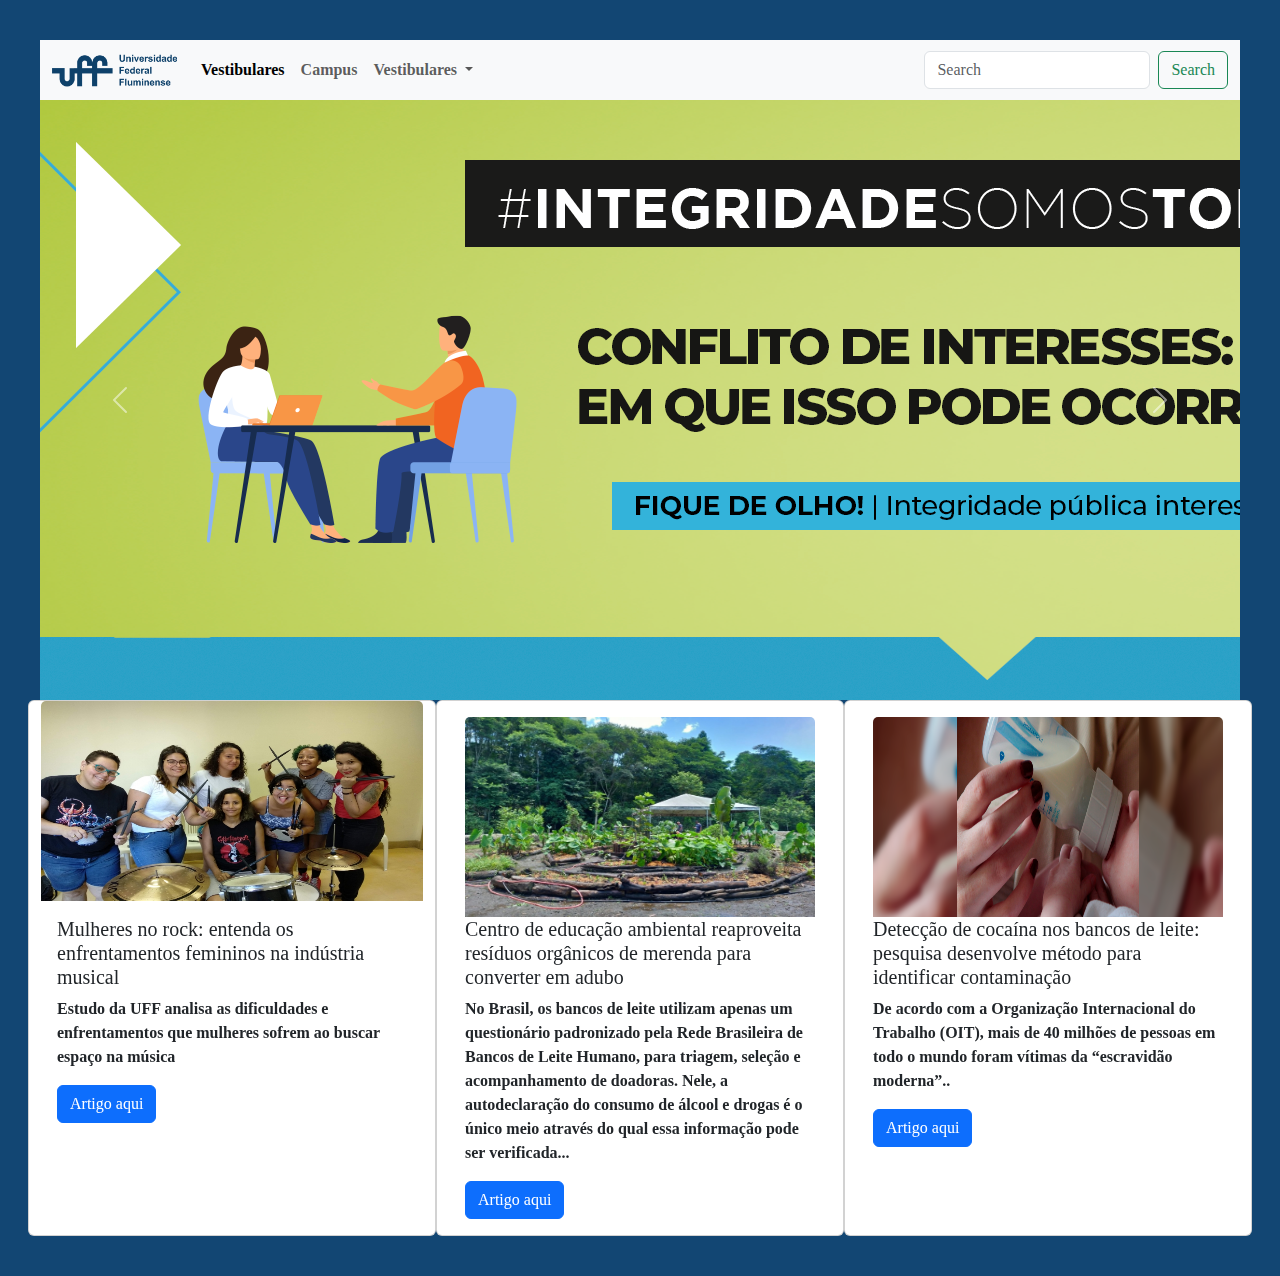
<file: index.html>
<!DOCTYPE html>
<html lang="pt-br">

<head>
    <meta charset="UTF-8">
    <meta http-equiv="X-UA-Compatible" content="IE=edge">
    <meta name="viewport" content="width=device-width, initial-scale=1.0">
    <link rel="stylesheet" href="css/bootstrap.min.css">
    <link rel="stylesheet" href="css/style.css">
    <title>|Universidade Federal Fluminense</title>
</head>

<body>
    <header>
        <nav class="navbar navbar-expand-lg navbar-light bg-light">
            <div class="container-fluid">
                <a class="navbar-brand" href="index.html"><img src="img/logo-uff.png" alt="uff" width="125"></a>
                <button class="navbar-toggler" type="button" data-bs-toggle="collapse"
                    data-bs-target="#navbarSupportedContent" aria-controls="navbarSupportedContent"
                    aria-expanded="false" aria-label="Toggle navigation">
                    <span class="navbar-toggler-icon"></span>
                </button>
                <div class="collapse navbar-collapse" id="navbarSupportedContent">
                    <ul class="navbar-nav me-auto mb-2 mb-lg-0">
                        <li class="nav-item">
                            <a class="nav-link active" aria-current="page"
                                href="pages/vestibulares.html">Vestibulares</a>
                        </li>
                        <li class="nav-item">
                            <a class="nav-link" href="pages/campus.html">Campus</a>
                        </li>
                        <li class="nav-item dropdown">
                            <a class="nav-link dropdown-toggle" href="#" id="navbarDropdown" role="button"
                                data-bs-toggle="dropdown" aria-expanded="false">
                                Vestibulares
                            </a>
                            <ul class="dropdown-menu" aria-labelledby="navbarDropdown">
                                <li><a class="dropdown-item" href="pages/vestibulares.html">Lista de vestibulares</a>
                                </li>
                                <li><a class="dropdown-item" href="pages/inscrições.html">Inscrições</a></li>
                            </ul>
                        </li>
                    </ul>
                    <form class="d-flex">
                        <input class="form-control me-2" type="search" placeholder="Search" aria-label="Search">
                        <button class="btn btn-outline-success" type="submit">Search</button>
                    </form>
                </div>
            </div>
        </nav>
    </header>
    <main>
        <section class="row">
            <div id="carouselExample" class="carousel slide col-sm-12">
                <div class="carousel-inner">
                    <div class="carousel-item active">
                        <img src="img/banner_site_conflito_de_interesses2.png">
                    </div>
                    <div class="carousel-item">
                        <img src="img/banner-site-relatorio-de-gestao.png">
                    </div>
                    <div class="carousel-item">
                        <a
                            href="https://www.uff.br/?q=noticias/05-07-2023/deteccao-de-cocaina-nos-bancos-de-leite-pesquisa-desenvolve-metodo-para"><img
                                src="img/banner_0507.png"></a>
                    </div>
                    <div>
                        <img src="img/banner-site-avaliacao-institucional-2023.png">
                    </div>
                </div>
                <button class="carousel-control-prev" type="button" data-bs-target="#carouselExample"
                    data-bs-slide="prev">
                    <span class="carousel-control-prev-icon" aria-hidden="true"></span>
                    <span class="visually-hidden">Previous</span>
                </button>
                <button class="carousel-control-next" type="button" data-bs-target="#carouselExample"
                    data-bs-slide="next">
                    <span class="carousel-control-next-icon" aria-hidden="true"></span>
                    <span class="visually-hidden">Next</span>
                </button>
            </div>
            </div>
        </section>
        <section class="row">
            <div class="card col">
                <img src="img/mulheres1.jpg" class="card-img-top" width="200" height="200">
                <div class="card-body">
                    <h5 class="card-title">Mulheres no rock: entenda os enfrentamentos femininos na indústria
                        musical
                    </h5>
                    <p class="card-text">Estudo da UFF analisa as dificuldades e enfrentamentos que mulheres sofrem
                        ao
                        buscar espaço na música</p>
                    <a href="https://www.uff.br/?q=noticias/06-07-2023/mulheres-no-rock-entenda-os-enfrentamentos-femininos-na-industria-musical"
                        class="btn btn-primary">Artigo aqui</a>
                </div>
            </div>
            <div class="card col">
                <div class="card-body">
                    <img src="img/cea_v.r.jpg" width="200" height="200" class="card-img-top">
                    <h5 class="card-title">Centro de educação ambiental reaproveita resíduos orgânicos de merenda
                        para
                        converter em adubo</h5>
                    <p class="card-text">No Brasil, os bancos de leite utilizam apenas um questionário padronizado
                        pela
                        Rede Brasileira de Bancos de Leite Humano, para triagem, seleção e acompanhamento de
                        doadoras.
                        Nele, a autodeclaração do consumo de álcool e drogas é o único meio através do qual essa
                        informação pode ser verificada...</p>
                    <a href="https://www.uff.br/?q=noticias/29-06-2023/centro-de-educacao-ambiental-reaproveita-residuos-organicos-de-merenda-para"
                        class="btn btn-primary">Artigo aqui</a>
                </div>
            </div>
            <div class="card col">
                <div class="card-body">
                    <img src="img/banner_0507.png" width="200" height="200" class="card-img-top">
                    <h5 class="card-title">Detecção de cocaína nos bancos de leite: pesquisa desenvolve método para
                        identificar contaminação</h5>
                    <p class="card-text">De acordo com a Organização Internacional do Trabalho (OIT), mais de 40
                        milhões de pessoas em todo o mundo foram vítimas da “escravidão moderna”..</p>
                    <a href="https://www.uff.br/?q=noticias/05-07-2023/deteccao-de-cocaina-nos-bancos-de-leite-pesquisa-desenvolve-metodo-para"
                        class="btn btn-primary">Artigo aqui</a>
                </div>
            </div>
        </section>
    </main>
    <footer>
    </footer>

    <script src="js/bootstrap.bundle.min.js"></script>
</body>

</html>
</file>
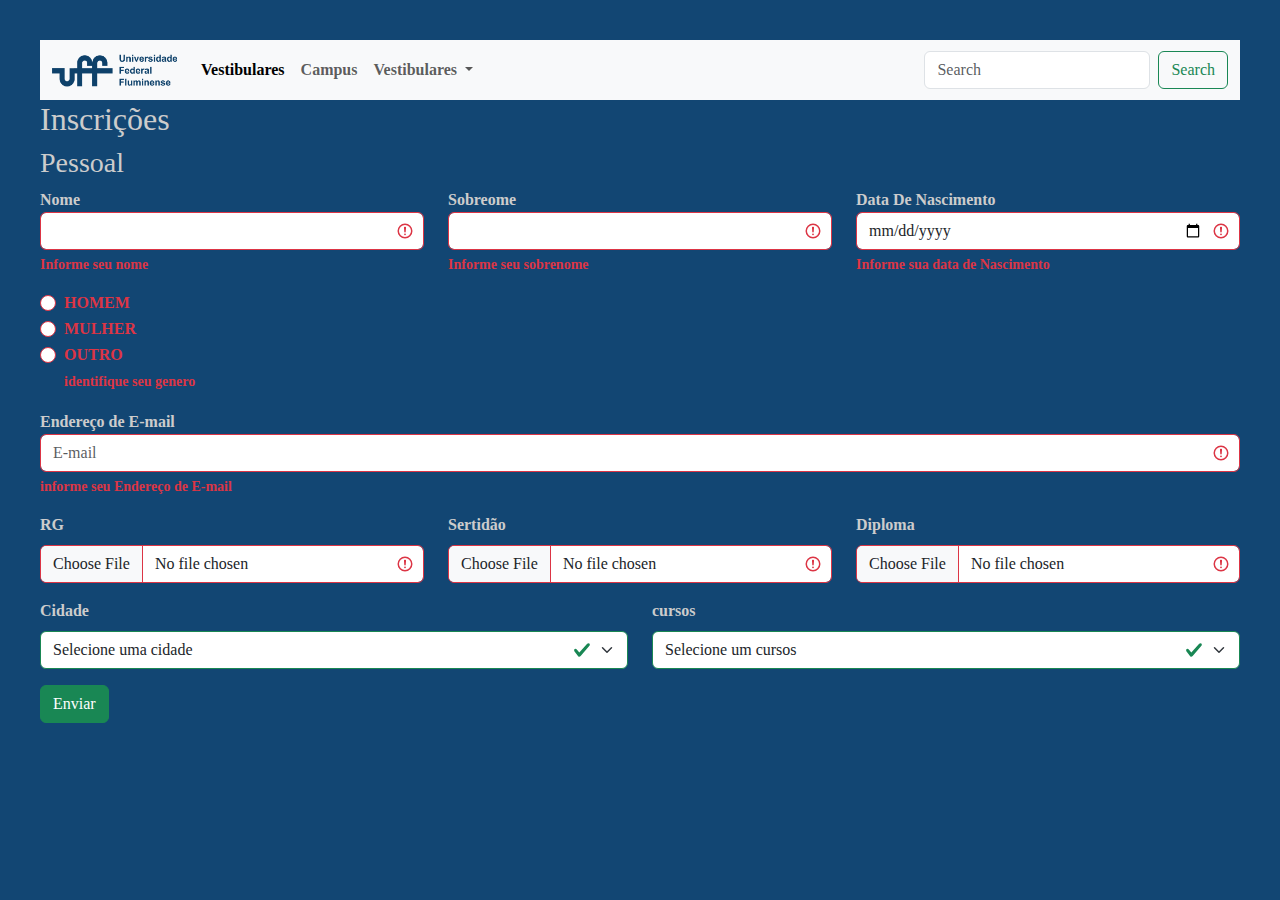
<file: pages/inscrições.html>
<!DOCTYPE html>
<html lang="en">

<head>
    <meta charset="UTF-8">
    <meta http-equiv="X-UA-Compatible" content="IE=edge">
    <meta name="viewport" content="width=device-width, initial-scale=1.0">
    <link rel="stylesheet" href="../css/bootstrap.min.css">
    <link rel="stylesheet" href="../css/style.css">
    <title>inscrições</title>
</head>

<body>
    <header>
        <nav class="navbar navbar-expand-lg navbar-light bg-light">
            <div class="container-fluid">
                <a class="navbar-brand" href="../index.html"><img src="../img/logo-uff.png" alt="uff" width="125"></a>
                <button class="navbar-toggler" type="button" data-bs-toggle="collapse"
                    data-bs-target="#navbarSupportedContent" aria-controls="navbarSupportedContent"
                    aria-expanded="false" aria-label="Toggle navigation">
                    <span class="navbar-toggler-icon"></span>
                </button>
                <div class="collapse navbar-collapse" id="navbarSupportedContent">
                    <ul class="navbar-nav me-auto mb-2 mb-lg-0">
                        <li class="nav-item">
                            <a class="nav-link active" aria-current="page"
                                href="vestibulares.html">Vestibulares</a>
                        </li>
                        <li class="nav-item">
                            <a class="nav-link" href="campus.html">Campus</a>
                        </li>
                        <li class="nav-item dropdown">
                            <a class="nav-link dropdown-toggle" href="#" id="navbarDropdown" role="button"
                                data-bs-toggle="dropdown" aria-expanded="false">
                                Vestibulares
                            </a>
                            <ul class="dropdown-menu" aria-labelledby="navbarDropdown">
                                <li><a class="dropdown-item" href="vestibulares.html">Lista de vestibulares</a>
                                </li>
                                <li><a class="dropdown-item" href="inscrições.html">Inscrições</a></li>
                            </ul>
                        </li>
                    </ul>
                    <form class="d-flex">
                        <input class="form-control me-2" type="search" placeholder="Search" aria-label="Search">
                        <button class="btn btn-outline-success" type="submit">Search</button>
                    </form>
                </div>
            </div>
        </nav>
    </header>
    <section>
        <h2>Inscrições</h2>
        <h3>Pessoal</h3>
        <form id="form1" class="was-validated">
            <section class="row">
                <div class="mb-3 col">
                    <label for="1name">Nome</label>
                    <input required type="text" id="1name" class="form-control">
                    <div class="valid-feedback">ok</div>
                    <div class="invalid-feedback">Informe seu nome</div>
                </div>
                <div class="mb-3 col">
                    <label for="2name">Sobreome</label>
                    <input required type="text" id="2name" class="form-control">
                    <div class="valid-feedback">ok</div>
                    <div class="invalid-feedback">Informe seu sobrenome</div>
                </div>
                <div class="mb-3 col">
                    <label for="BirthDate">Data De Nascimento</label>
                    <input required id="BirthDate" class="form-control" type="date" />
                    <div class="valid-feedback">ok</div>
                    <div class="invalid-feedback">Informe sua data de Nascimento</div>
                </div>
            </section>
            <section class="row">
                <div class="mb-3">
                    <div class="form-check  col">
                        <input class="form-check-input" type="radio" name="gender" id="inputRadioM" required>
                        <label class="form-check-label" for="inputRadioM">
                            HOMEM
                        </label>
                    </div>
                    <div class="form-check  col">
                        <input class="form-check-input" type="radio" name="gender" id="inputRadioF" required>
                        <label class="form-check-label" for="inputRadioF">
                            MULHER
                        </label>
                    </div>
                    <div class="form-check  col">
                        <input class="form-check-input" type="radio" name="gender" id="inputRadioO" required>
                        <label class="form-check-label" for="inputRadioO">
                            OUTRO
                        </label>
                        <div class="valid-feedback">ok</div>
                        <div class="invalid-feedback">identifique seu genero</div>
                    </div>
                </div>
                <div class="mb-3 col">
                    <label for="inputemail">Endereço de E-mail</label>
                    <input required type="email" class="form-control" id="inputEmail" placeholder="E-mail">
                    <div class="valid-feedback">ok</div>
                    <div class="invalid-feedback">informe seu Endereço de E-mail</div>
                </div>
            </section>
            <section class="row">
                <div class="mb-3 col">
                    <label for="inputFile" class="form-label">RG</label>
                    <input required class="form-control" type="file" id="inputFile">
                </div>
                <div class="mb-3 col">
                    <label for="inputFile" class="form-label">Sertidão</label>
                    <input required class="form-control" type="file" id="inputFile">
                </div>
                <div class="mb-3 col">
                    <label for="inputFile" class="form-label">Diploma</label>
                    <input required class="form-control" type="file" id="inputFile">
                </div>
            </section>
            <section class="row">
                <div class="mb-3 col">
                    <label for="inputSelect" class="form-label">Cidade</label>
                    <select class="form-select" id="inputSelect" placeholder="Selecione uma cidade" required>
                        <option value="01">Rio de janeiro</option>
                        <option value="02">Angra dos Reis</option>
                        <option value="03">Niteroi</option>
                        <option value="04">Rio das Ostras</option>
                        <option value="05">Campos dos Goytacazes</option>
                        <option value="06">Nova Friburgo</option>
                        <option value="07">Santo Antônio de Pádua</option>
                        <option value="08">Oriximiná - PA</option>
                        <option value="09">Macaé</option>
                        <option value="10">Volta Redonda</option>
                        <option selected value="00">Selecione uma cidade</option>
                        <div class="valid-feedback">ok</div>
                        <div class="invalid-feedback">selecione uma cidade</div>
                    </select>
                </div>
                <div class="mb-3 col">
                    <label for="inputSelect" class="form-label">cursos</label>
                    <select class="form-select" id="inputSelect" placeholder="Selecione um cursos" required>
                        <option value="01">placeholder</option>
                        <option value="02">placeholder</option>
                        <option value="03">placeholder</option>
                        <option value="04">placeholder</option>
                        <option value="05">placeholder</option>
                        <option value="06">placeholder</option>
                        <option value="07">placeholder</option>
                        <option value="08">placeholder</option>
                        <option value="09">placeholder</option>
                        <option value="10">placeholder</option>
                        <option selected value="00">Selecione um cursos</option>
                        <div class="valid-feedback">ok</div>
                        <div class="invalid-feedback">selecione um curso</div>
                    </select>
                </div>
            </section>
            <button class="btn btn-success">Enviar</button>
        </form>

        <script src="../js/bootstrap.bundle.min.js"></script>
</body>

</html>
</file>
<file: css/style.css>
.navbar {
    background-color: #dddddd;
}

body {
    background-color: #124673;
    font-family: 'Times New Roman', Times, serif;
    font-weight: bold;
    color: #cccccc;
    margin: 40px;
}
</file>
